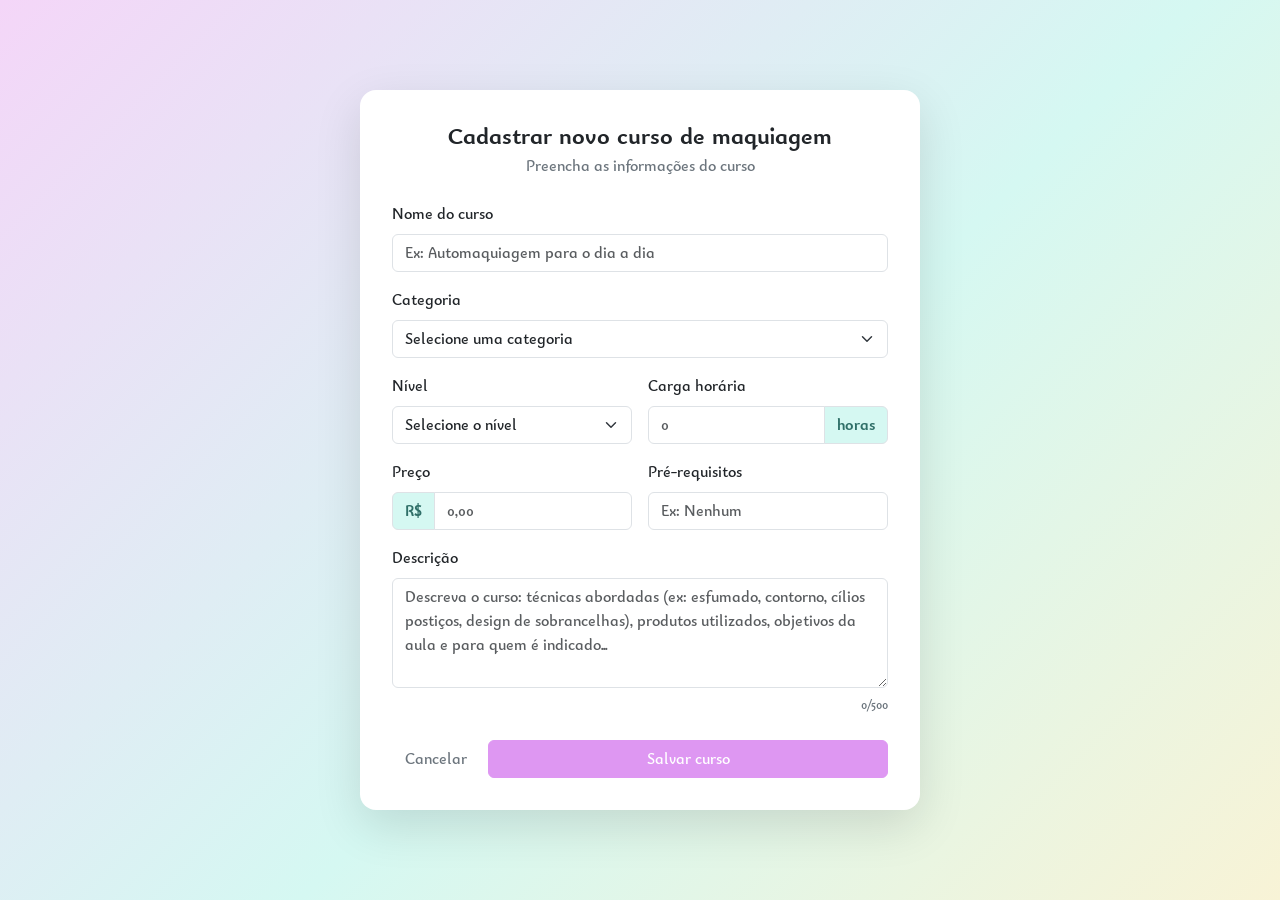
<file: forms/cadCurso.html>
<!DOCTYPE html>
<html lang="pt-br">

<head>
    <meta charset="UTF-8">
    <meta name="viewport" content="width=device-width, initial-scale=1.0">
    <title>Cadastrar curso de maquiagem</title>
    <link rel="stylesheet" href="https://cdn.jsdelivr.net/npm/bootstrap-icons@1.11.3/font/bootstrap-icons.min.css">
    <link href="https://cdn.jsdelivr.net/npm/bootstrap@5.3.8/dist/css/bootstrap.min.css" rel="stylesheet"
        integrity="sha384-sRIl4kxILFvY47J16cr9ZwB07vP4J8+LH7qKQnuqkuIAvNWLzeN8tE5YBujZqJLB" crossorigin="anonymous">
    <link rel="stylesheet" href="../styles/styleGeral.css">
    <style>
        :root {
            --primary: #F4D6F8;
            --secundary: #F8F3D6;
            --tertiary: #D5F8F2;
            --primary2: #DE97F2;
            --secundary2: #F2DE97;
            --tertiary2: #63d0d9;
        }

        body {
            min-height: 100vh;
            background: linear-gradient(135deg, var(--primary) 0%, var(--tertiary) 55%, var(--secundary) 100%);
            display: flex;
            align-items: center;
            justify-content: center;
            padding: 1.5rem 0;
        }

        .form-card {
            width: 100%;
            max-width: 560px;
            background: #fff;
            border-radius: 1rem;
            box-shadow: 0 1rem 3rem rgba(0, 0, 0, .12);
            padding: 2rem;
        }

        .form-control:focus,
        .form-select:focus {
            border-color: var(--tertiary2);
            box-shadow: 0 0 0 .25rem rgba(99, 208, 217, .25);
        }

        .input-group:focus-within .form-control,
        .input-group:focus-within .input-group-text {
            border-color: var(--tertiary2);
        }

        .input-group-text {
            background-color: var(--tertiary);
            color: #2f6f68;
            font-weight: 600;
        }

        .char-counter {
            font-size: .8rem;
            color: #6c757d;
        }

        .field-hint {
            font-size: .8rem;
            color: #6c757d;
        }

        .btn-save {
            background-color: var(--primary2);
            border-color: var(--primary2);
            color: #fff;
        }

        .btn-save:hover {
            background-color: #c875ec;
            border-color: #c875ec;
            color: #fff;
        }

        .btn-cancel {
            color: #6c757d;
        }
    </style>
</head>

<body>
    <main class="container">
        <div class="form-card mx-auto">
            <div class="mb-4 text-center">
                <h1 class="fs-4 fw-bold mb-1">Cadastrar novo curso de maquiagem</h1>
                <p class="text-secondary mb-0">Preencha as informações do curso</p>
            </div>

            <form method="post" id="courseForm">
                <div class="mb-3">
                    <label for="name" class="form-label">Nome do curso</label>
                    <input type="text" class="form-control" id="name" name="name"
                        placeholder="Ex: Automaquiagem para o dia a dia">
                </div>

                <div class="mb-3">
                    <label for="category" class="form-label">Categoria</label>
                    <select class="form-select" id="category" name="category">
                        <option value="" selected disabled>Selecione uma categoria</option>
                        <option>Automaquiagem (dia a dia)</option>
                        <option>Maquiagem social e festas</option>
                        <option>Maquiagem para noivas</option>
                        <option>Maquiagem artística</option>
                        <option>Maquiagem profissional</option>
                        <option>Sobrancelhas e olhos</option>
                        <option>Skincare e preparação de pele</option>
                        <option value="outra">Outra</option>
                    </select>
                    <input type="text" class="form-control mt-2 d-none" id="categoryOther" name="categoryOther"
                        placeholder="Especifique a categoria">
                </div>

                <div class="row g-3 mb-3">
                    <div class="col-md-6">
                        <label for="level" class="form-label">Nível</label>
                        <select class="form-select" id="level" name="level">
                            <option value="" selected disabled>Selecione o nível</option>
                            <option>Iniciante</option>
                            <option>Intermediário</option>
                            <option>Avançado</option>
                            <option>Todos os níveis</option>
                        </select>
                    </div>
                    <div class="col-md-6">
                        <label for="workload" class="form-label">Carga horária</label>
                        <div class="input-group">
                            <input type="number" class="form-control" id="workload" name="workload" placeholder="0"
                                min="0" step="1">
                            <span class="input-group-text">horas</span>
                        </div>
                    </div>
                </div>

                <div class="row g-3 mb-3">
                    <div class="col-md-6">
                        <label for="price" class="form-label">Preço</label>
                        <div class="input-group">
                            <span class="input-group-text">R$</span>
                            <input type="text" class="form-control" id="price" name="price" placeholder="0,00"
                                inputmode="decimal">
                        </div>
                    </div>
                    <div class="col-md-6">
                        <label for="prerequisites" class="form-label">Pré-requisitos</label>
                        <input type="text" class="form-control" id="prerequisites" name="prerequisites"
                            placeholder="Ex: Nenhum">
                    </div>
                </div>

                <div class="mb-1">
                    <label for="description" class="form-label">Descrição</label>
                    <textarea class="form-control" id="description" name="description" rows="4" maxlength="500"
                        placeholder="Descreva o curso: técnicas abordadas (ex: esfumado, contorno, cílios postiços, design de sobrancelhas), produtos utilizados, objetivos da aula e para quem é indicado..."></textarea>
                </div>
                <div class="text-end mb-4">
                    <span class="char-counter"><span id="charCount">0</span>/500</span>
                </div>

                <div class="d-flex gap-2">
                    <button type="button" class="btn btn-cancel flex-shrink-0">Cancelar</button>
                    <button type="submit" class="btn btn-save w-100">Salvar curso</button>
                </div>
            </form>
        </div>
    </main>

    <script src="https://cdn.jsdelivr.net/npm/bootstrap@5.3.8/dist/js/bootstrap.bundle.min.js"
        integrity="sha384-FKyoEForCGlyvwx9Hj09JcYn3nv7wiPVlz7YYwJrWVcXK/BmnVDxM+D2scQbITxI"
        crossorigin="anonymous"></script>
    <script>
        const categorySelect = document.getElementById('category');
        const categoryOther = document.getElementById('categoryOther');
        categorySelect.addEventListener('change', function () {
            const isOther = categorySelect.value === 'outra';
            categoryOther.classList.toggle('d-none', !isOther);
            if (!isOther) categoryOther.value = '';
        });

        const priceInput = document.getElementById('price');
        priceInput.addEventListener('input', function () {
            let value = priceInput.value.replace(/[^0-9,]/g, '');
            const parts = value.split(',');
            if (parts.length > 2) value = parts[0] + ',' + parts.slice(1).join('');
            priceInput.value = value;
        });

        const description = document.getElementById('description');
        const charCount = document.getElementById('charCount');
        description.addEventListener('input', function () {
            charCount.textContent = description.value.length;
        });
    </script>
</body>

</html>
</file>
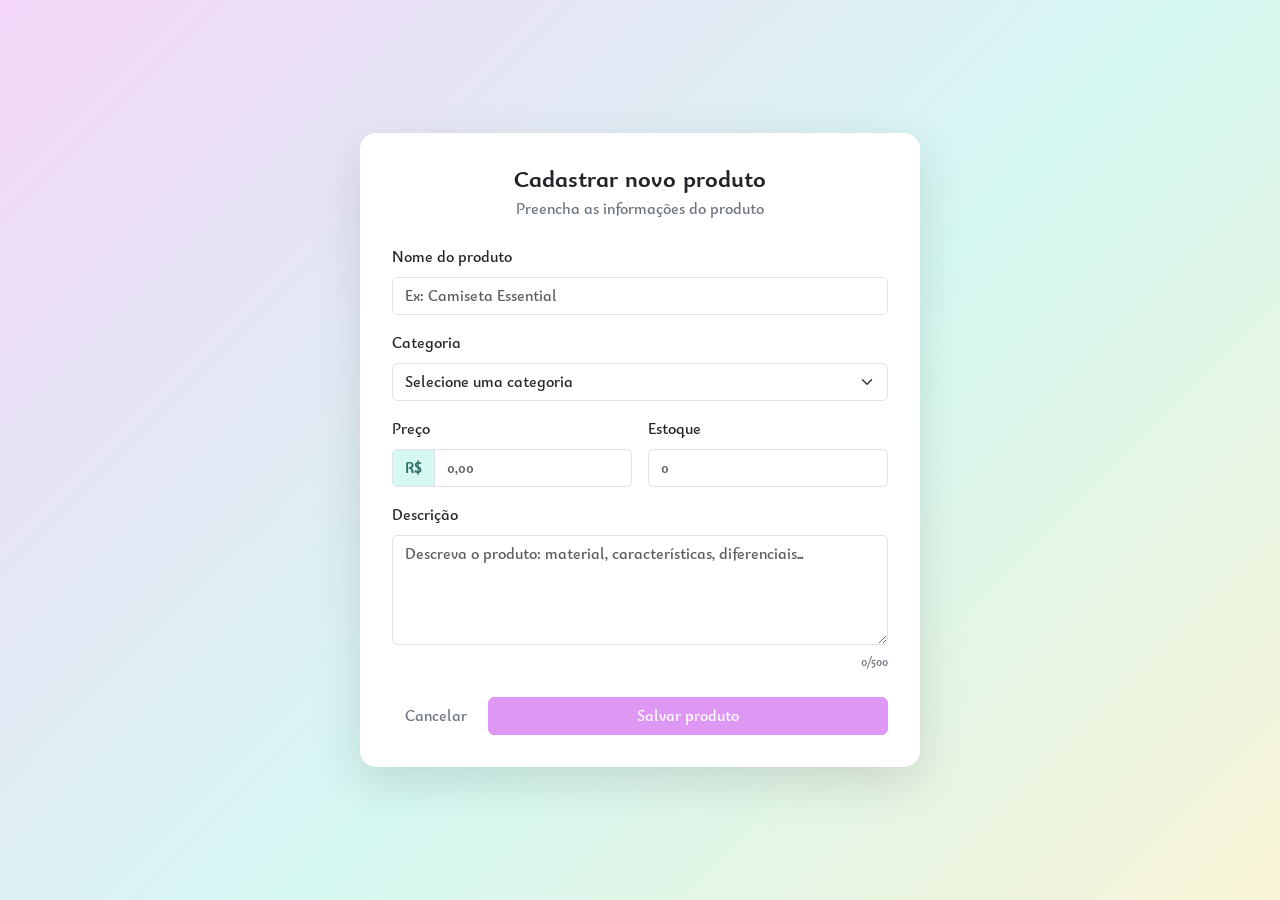
<file: forms/cadProd.html>
<!DOCTYPE html>
<html lang="pt-br">

<head>
    <meta charset="UTF-8">
    <meta name="viewport" content="width=device-width, initial-scale=1.0">
    <title>Cadastrar produto</title>
    <link rel="stylesheet" href="https://cdn.jsdelivr.net/npm/bootstrap-icons@1.11.3/font/bootstrap-icons.min.css">
    <link href="https://cdn.jsdelivr.net/npm/bootstrap@5.3.8/dist/css/bootstrap.min.css" rel="stylesheet" integrity="sha384-sRIl4kxILFvY47J16cr9ZwB07vP4J8+LH7qKQnuqkuIAvNWLzeN8tE5YBujZqJLB" crossorigin="anonymous">
    <link rel="stylesheet" href="../styles/styleGeral.css">
    <style>
        :root {
            --primary: #F4D6F8;
            --secundary: #F8F3D6;
            --tertiary: #D5F8F2;
            --primary2: #DE97F2;
            --secundary2: #F2DE97;
            --tertiary2: #63d0d9;
        }

        body {
            min-height: 100vh;
            background: linear-gradient(135deg, var(--primary) 0%, var(--tertiary) 55%, var(--secundary) 100%);
            display: flex;
            align-items: center;
            justify-content: center;
            padding: 1.5rem 0;
        }

        .form-card {
            width: 100%;
            max-width: 560px;
            background: #fff;
            border-radius: 1rem;
            box-shadow: 0 1rem 3rem rgba(0, 0, 0, .12);
            padding: 2rem;
        }

        .form-control:focus,
        .form-select:focus {
            border-color: var(--tertiary2);
            box-shadow: 0 0 0 .25rem rgba(99, 208, 217, .25);
        }

        .input-group:focus-within .form-control,
        .input-group:focus-within .input-group-text {
            border-color: var(--tertiary2);
        }

        .input-group-text {
            background-color: var(--tertiary);
            color: #2f6f68;
            font-weight: 600;
        }

        .char-counter {
            font-size: .8rem;
            color: #6c757d;
        }

        .btn-save {
            background-color: var(--primary2);
            border-color: var(--primary2);
            color: #fff;
        }

        .btn-save:hover {
            background-color: #c875ec;
            border-color: #c875ec;
            color: #fff;
        }

        .btn-cancel {
            color: #6c757d;
        }
    </style>
</head>

<body>
    <main class="container">
        <div class="form-card mx-auto">
            <div class="mb-4 text-center">
                <h1 class="fs-4 fw-bold mb-1">Cadastrar novo produto</h1>
                <p class="text-secondary mb-0">Preencha as informações do produto</p>
            </div>

            <form method="post" id="productForm">
                <div class="mb-3">
                    <label for="name" class="form-label">Nome do produto</label>
                    <input type="text" class="form-control" id="name" name="name" placeholder="Ex: Camiseta Essential">
                </div>

                <div class="mb-3">
                    <label for="category" class="form-label">Categoria</label>
                    <select class="form-select" id="category" name="category">
                        <option value="" selected disabled>Selecione uma categoria</option>
                        <option>Roupas</option>
                        <option>Calçados</option>
                        <option>Acessórios</option>
                        <option>Eletrônicos</option>
                        <option>Casa e decoração</option>
                        <option>Beleza e cuidados</option>
                        <option>Esportes</option>
                        <option value="outra">Outra</option>
                    </select>
                    <input type="text" class="form-control mt-2 d-none" id="categoryOther" name="categoryOther"
                        placeholder="Especifique a categoria">
                </div>

                <div class="row g-3 mb-3">
                    <div class="col-6">
                        <label for="price" class="form-label">Preço</label>
                        <div class="input-group">
                            <span class="input-group-text">R$</span>
                            <input type="text" class="form-control" id="price" name="price" placeholder="0,00"
                                inputmode="decimal">
                        </div>
                    </div>
                    <div class="col-6">
                        <label for="stock" class="form-label">Estoque</label>
                        <input type="number" class="form-control" id="stock" name="stock" placeholder="0" min="0"
                            step="1">
                    </div>
                </div>

                <div class="mb-1">
                    <label for="description" class="form-label">Descrição</label>
                    <textarea class="form-control" id="description" name="description" rows="4" maxlength="500"
                        placeholder="Descreva o produto: material, características, diferenciais..."></textarea>
                </div>
                <div class="text-end mb-4">
                    <span class="char-counter"><span id="charCount">0</span>/500</span>
                </div>

                <div class="d-flex gap-2">
                    <button type="button" class="btn btn-cancel flex-shrink-0">Cancelar</button>
                    <button type="submit" class="btn btn-save w-100">Salvar produto</button>
                </div>
            </form>
        </div>
    </main>

    <script src="https://cdn.jsdelivr.net/npm/bootstrap@5.3.8/dist/js/bootstrap.bundle.min.js"
        integrity="sha384-FKyoEForCGlyvwx9Hj09JcYn3nv7wiPVlz7YYwJrWVcXK/BmnVDxM+D2scQbITxI" crossorigin="anonymous"></script>
    <script>
        const categorySelect = document.getElementById('category');
        const categoryOther = document.getElementById('categoryOther');
        categorySelect.addEventListener('change', function () {
            const isOther = categorySelect.value === 'outra';
            categoryOther.classList.toggle('d-none', !isOther);
            if (!isOther) categoryOther.value = '';
        });

        const priceInput = document.getElementById('price');
        priceInput.addEventListener('input', function () {
            let value = priceInput.value.replace(/[^0-9,]/g, '');
            const parts = value.split(',');
            if (parts.length > 2) value = parts[0] + ',' + parts.slice(1).join('');
            priceInput.value = value;
        });

        const description = document.getElementById('description');
        const charCount = document.getElementById('charCount');
        description.addEventListener('input', function () {
            charCount.textContent = description.value.length;
        });
    </script>
</body>

</html>
</file>
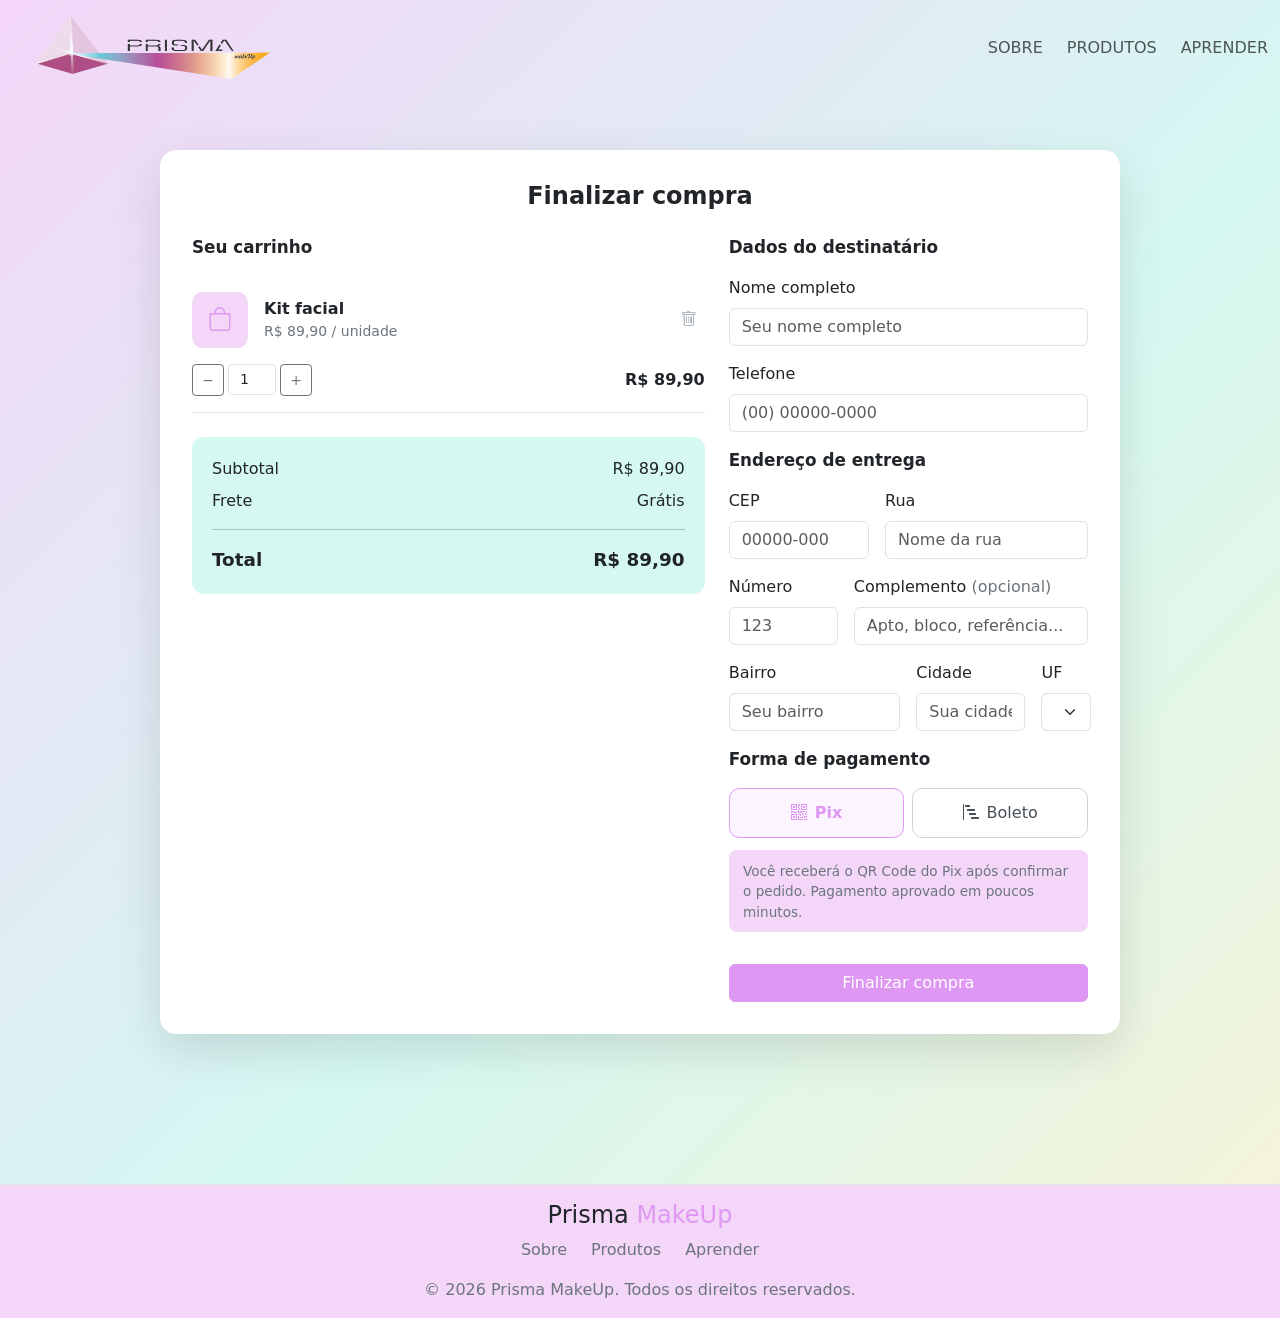
<file: forms/compra.html>
<!DOCTYPE html>
<html lang="pt-br">

<head>
    <meta charset="UTF-8">
    <meta name="viewport" content="width=device-width, initial-scale=1.0">
    <title>Finalizar compra</title>
    <link rel="stylesheet" href="https://cdn.jsdelivr.net/npm/bootstrap-icons@1.11.3/font/bootstrap-icons.min.css">
    <link rel="stylesheet" href="../styles/styleGeral.css">
    <link href="https://cdn.jsdelivr.net/npm/bootstrap@5.3.8/dist/css/bootstrap.min.css" rel="stylesheet" integrity="sha384-sRIl4kxILFvY47J16cr9ZwB07vP4J8+LH7qKQnuqkuIAvNWLzeN8tE5YBujZqJLB" crossorigin="anonymous">
    <style>
        :root {
            --primary: #F4D6F8;
            --secundary: #F8F3D6;
            --tertiary: #D5F8F2;
            --primary2: #DE97F2;
            --secundary2: #F2DE97;
            --tertiary2: #63d0d9;
        }

        body {
            min-height: 100dvh;
            background: linear-gradient(135deg, var(--primary) 0%, var(--tertiary) 55%, var(--secundary) 100%);
        }

        main {
            padding-top: 150px;
            padding-bottom: 150px;
        }

        .checkout-card {
            width: 100%;
            max-width: 960px;
            background: #fff;
            border-radius: 1rem;
            box-shadow: 0 1rem 3rem rgba(0, 0, 0, .12);
            padding: 2rem;
        }

        .section-title {
            font-size: 1.05rem;
            font-weight: 600;
            margin-bottom: 1rem;
        }

        .thumb {
            width: 56px;
            height: 56px;
            border-radius: .65rem;
            display: flex;
            align-items: center;
            justify-content: center;
            flex-shrink: 0;
        }

        .qty-stepper .btn {
            width: 32px;
            height: 32px;
            padding: 0;
            line-height: 1;
        }

        .qty-input {
            width: 48px;
        }

        .remove-item {
            color: #adb5bd;
            padding: .25rem .5rem;
        }

        .remove-item:hover {
            color: #dc3545;
        }

        .summary-box {
            background-color: var(--tertiary);
            border-radius: .75rem;
            padding: 1.25rem;
        }
        .summary-box .total-row {
            font-size: 1.15rem;
            font-weight: 700;
        }

        /* Inputs */
        .form-control:focus,
        .form-select:focus {
            border-color: var(--tertiary2);
            box-shadow: 0 0 0 .25rem rgba(99, 208, 217, .25);
        }

        .payment-option {
            display: flex;
            align-items: center;
            justify-content: center;
            gap: .5rem;
            border: 1px solid #ced4da;
            border-radius: .65rem;
            padding: .75rem;
            font-weight: 500;
            color: #495057;
            cursor: pointer;
            transition: all .15s ease-in-out;
        }

        .btn-check:checked+.payment-option {
            border-color: var(--primary2);
            background-color: rgba(222, 151, 242, .1);
            color: var(--primary2);
            font-weight: 600;
        }

        .payment-info {
            font-size: .85rem;
            color: #6c757d;
            background-color: var(--primary);
            border-radius: .5rem;
            padding: .65rem .9rem;
            margin-top: .75rem;
        }

        .btn-checkout {
            background-color: var(--primary2);
            border-color: var(--primary2);
            color: #fff;
        }

        .btn-checkout:hover {
            background-color: #c875ec;
            border-color: #c875ec;
            color: #fff;
        }

        .btn-checkout:disabled {
            background-color: #e0c3ea;
            border-color: #e0c3ea;
        }

        .cep-hint {
            font-size: .8rem;
            color: #6c757d;
        }
    </style>
</head>

<body>
    <header id="main-header" class="fixed-top w-100 z-3"
        style="transition: background-color 0.4s ease, backdrop-filter 0.4s ease;">
        <nav class="navbar navbar-expand-lg">
            <div class="container-fluid ms-0 d-flex justify-content-center align-items-center">

                <a href="/pages/produtos.html" class="navbar-brand d-inline-block p-0 m-2">
                    <img src="../assets/logo.png" alt="logo" class="img-fluid" style="max-width: 250px;">
                </a>

                <div class="d-none d-lg-block collapse navbar-collapse text-center mt-3 mt-lg-0" id="MenuNav">
                    <ul class="navbar-nav ms-auto d-flex flex-column flex-lg-row align-items-center gap-3 gap-lg-4">
                        <li class="nav-item">
                            <a class="nav-link p-0" href="../index.html">SOBRE</a>
                        </li>
                        <li class="nav-item">
                            <a class="nav-link p-0" href="/pages/produtos.html">PRODUTOS</a>
                        </li>
                        <li class="nav-item">
                            <a class="nav-link p-0" href="#">APRENDER</a>
                        </li>
                    </ul>
                </div>

            </div>
        </nav>
    </header>
    <main class="container d-flex align-items-center justify-content-center">
        <div class="checkout-card mx-auto">
            <h1 class="fs-4 fw-bold mb-4 text-center">Finalizar compra</h1>

            <div class="row g-4">

                <!-- CARRINHO + RESUMO -->
                <div class="col-lg-7">
                    <p class="section-title">Seu carrinho</p>

                    <div id="cartItems">
                        <div class="cart-item py-3 border-bottom" data-price="89.90">
                            <div class="d-flex align-items-center gap-3">
                                <div class="thumb" style="background-color: var(--primary);">
                                    <i class="bi bi-bag fs-4" style="color: var(--primary2);"></i>
                                </div>
                                <div class="flex-grow-1">
                                    <p class="mb-0 fw-semibold">Kit facial</p>
                                    <p class="mb-0 text-secondary small">R$ 89,90 / unidade</p>
                                </div>
                                <button class="btn remove-item" type="button" aria-label="Remover item">
                                    <i class="bi bi-trash"></i>
                                </button>
                            </div>
                            <div class="d-flex align-items-center justify-content-between mt-3">
                                <div class="qty-stepper d-flex align-items-center">
                                    <button class="btn btn-sm btn-outline-secondary qty-minus" type="button" aria-label="Diminuir quantidade">−</button>
                                    <input type="number" class="form-control form-control-sm text-center qty-input mx-1" value="1" min="1" aria-label="Quantidade">
                                    <button class="btn btn-sm btn-outline-secondary qty-plus" type="button" aria-label="Aumentar quantidade">+</button>
                                </div>
                                <div class="text-end" style="min-width: 90px;">
                                    <p class="mb-0 fw-semibold line-total">R$ 89,90</p>
                                </div>
                            </div>
                        </div>
                    </div>

                    <p id="emptyCartMsg" class="text-secondary text-center py-4 d-none">Seu carrinho está vazio.</p>

                    <div class="summary-box mt-4">
                        <div class="d-flex justify-content-between mb-2">
                            <span>Subtotal</span>
                            <span id="subtotal">R$ 0,00</span>
                        </div>
                        <div class="d-flex justify-content-between mb-2">
                            <span>Frete</span>
                            <span>Grátis</span>
                        </div>
                        <hr>
                        <div class="d-flex justify-content-between total-row">
                            <span>Total</span>
                            <span id="total">R$ 0,00</span>
                        </div>
                    </div>
                </div>

                <div class="col-lg-5">
                    <form method="post" id="checkoutForm">
                        <p class="section-title">Dados do destinatário</p>
                        <div class="row g-3 mb-3">
                            <div class="col-12">
                                <label for="fullName" class="form-label">Nome completo</label>
                                <input type="text" class="form-control" id="fullName" name="fullName"
                                    placeholder="Seu nome completo">
                            </div>
                            <div class="col-12">
                                <label for="phone" class="form-label">Telefone</label>
                                <input type="text" class="form-control" id="phone" name="phone"
                                    placeholder="(00) 00000-0000">
                            </div>
                        </div>

                        <p class="section-title">Endereço de entrega</p>
                        <div class="row g-3 mb-3">
                            <div class="col-md-5">
                                <label for="cep" class="form-label">CEP</label>
                                <input type="text" class="form-control" id="cep" name="cep" placeholder="00000-000"
                                    maxlength="9" inputmode="numeric">
                                <span class="cep-hint" id="cepStatus"></span>
                            </div>
                            <div class="col-md-7">
                                <label for="street" class="form-label">Rua</label>
                                <input type="text" class="form-control" id="street" name="street"
                                    placeholder="Nome da rua">
                            </div>
                            <div class="col-md-4">
                                <label for="number" class="form-label">Número</label>
                                <input type="text" class="form-control" id="number" name="number" placeholder="123">
                            </div>
                            <div class="col-md-8">
                                <label for="complement" class="form-label">Complemento <span
                                        class="text-secondary">(opcional)</span></label>
                                <input type="text" class="form-control" id="complement" name="complement"
                                    placeholder="Apto, bloco, referência...">
                            </div>
                            <div class="col-md-6">
                                <label for="neighborhood" class="form-label">Bairro</label>
                                <input type="text" class="form-control" id="neighborhood" name="neighborhood"
                                    placeholder="Seu bairro">
                            </div>
                            <div class="col-md-4">
                                <label for="city" class="form-label">Cidade</label>
                                <input type="text" class="form-control" id="city" name="city"
                                    placeholder="Sua cidade">
                            </div>
                            <div class="col-md-2">
                                <label for="state" class="form-label">UF</label>
                                <select class="form-select" id="state" name="state">
                                    <option value="" selected disabled></option>
                                    <option>AC</option>
                                    <option>AL</option>
                                    <option>AP</option>
                                    <option>AM</option>
                                    <option>BA</option>
                                    <option>CE</option>
                                    <option>DF</option>
                                    <option>ES</option>
                                    <option>GO</option>
                                    <option>MA</option>
                                    <option>MT</option>
                                    <option>MS</option>
                                    <option>MG</option>
                                    <option>PA</option>
                                    <option>PB</option>
                                    <option>PR</option>
                                    <option>PE</option>
                                    <option>PI</option>
                                    <option>RJ</option>
                                    <option>RN</option>
                                    <option>RS</option>
                                    <option>RO</option>
                                    <option>RR</option>
                                    <option>SC</option>
                                    <option>SP</option>
                                    <option>SE</option>
                                    <option>TO</option>
                                </select>
                            </div>
                        </div>

                        <p class="section-title">Forma de pagamento</p>
                        <div class="row g-2 mb-1">
                            <div class="col-6">
                                <input type="radio" class="btn-check" name="payment" id="payPix" value="pix" checked>
                                <label class="payment-option" for="payPix">
                                    <i class="bi bi-qr-code"></i>
                                    Pix
                                </label>
                            </div>
                            <div class="col-6">
                                <input type="radio" class="btn-check" name="payment" id="payBoleto" value="boleto">
                                <label class="payment-option" for="payBoleto">
                                    <i class="bi bi-bar-chart-steps"></i>
                                    Boleto
                                </label>
                            </div>
                        </div>

                        <p class="payment-info" id="paymentInfoPix">Você receberá o QR Code do Pix após confirmar o
                            pedido. Pagamento aprovado em poucos minutos.</p>
                        <p class="payment-info d-none" id="paymentInfoBoleto">O boleto será gerado após confirmar o
                            pedido, com vencimento em 3 dias úteis.</p>

                        <button type="submit" class="btn btn-checkout w-100 mt-3" id="submitBtn">Finalizar
                            compra</button>
                    </form>
                </div>

            </div>
        </div>
    </main>
    <footer class="border-top border-1 border-purple2 bg-purple w-100 p-3">
        <div class="text-center">
            <h4>Prisma <span class="text-purple2">MakeUp</span></h4>
            <ul class="list-unstyled d-flex justify-content-center gap-4">
                <li><a class="text-decoration-none text-secondary" href="../index.html">Sobre</a></li>
                <li><a class="text-decoration-none text-secondary" href="/pages/produtos.html">Produtos</a></li>
                <li><a class="text-decoration-none text-secondary" href="#">Aprender</a></li>
            </ul>
            <p class="text-secondary m-0">© 2026 Prisma MakeUp. Todos os direitos reservados.</p>
        </div>
    </footer>

    <script src="https://cdn.jsdelivr.net/npm/bootstrap@5.3.8/dist/js/bootstrap.bundle.min.js"
        integrity="sha384-FKyoEForCGlyvwx9Hj09JcYn3nv7wiPVlz7YYwJrWVcXK/BmnVDxM+D2scQbITxI" crossorigin="anonymous"></script>
    <script>
        const cartContainer = document.getElementById('cartItems');
        const emptyCartMsg = document.getElementById('emptyCartMsg');
        const subtotalEl = document.getElementById('subtotal');
        const totalEl = document.getElementById('total');
        const submitBtn = document.getElementById('submitBtn');

        function brl(value) {
            return value.toLocaleString('pt-BR', { style: 'currency', currency: 'BRL' });
        }

        function recalcSummary() {
            const items = cartContainer.querySelectorAll('.cart-item');
            let subtotal = 0;

            items.forEach(function (item) {
                const price = parseFloat(item.dataset.price);
                const qty = parseInt(item.querySelector('.qty-input').value, 10) || 1;
                const lineTotal = price * qty;
                item.querySelector('.line-total').textContent = brl(lineTotal);
                subtotal += lineTotal;
            });

            subtotalEl.textContent = brl(subtotal);
            totalEl.textContent = brl(subtotal);

            const isEmpty = items.length === 0;
            emptyCartMsg.classList.toggle('d-none', !isEmpty);
            submitBtn.disabled = isEmpty;
        }

        cartContainer.addEventListener('click', function (e) {
            const minusBtn = e.target.closest('.qty-minus');
            const plusBtn = e.target.closest('.qty-plus');
            const removeBtn = e.target.closest('.remove-item');

            if (minusBtn) {
                const input = minusBtn.closest('.qty-stepper').querySelector('.qty-input');
                input.value = Math.max(1, parseInt(input.value, 10) - 1);
                recalcSummary();
            }
            if (plusBtn) {
                const input = plusBtn.closest('.qty-stepper').querySelector('.qty-input');
                input.value = parseInt(input.value, 10) + 1;
                recalcSummary();
            }
            if (removeBtn) {
                removeBtn.closest('.cart-item').remove();
                recalcSummary();
            }
        });

        cartContainer.addEventListener('change', function (e) {
            if (e.target.classList.contains('qty-input')) {
                if (!e.target.value || parseInt(e.target.value, 10) < 1) {
                    e.target.value = 1;
                }
                recalcSummary();
            }
        });

        recalcSummary();

        const cepInput = document.getElementById('cep');
        const cepStatus = document.getElementById('cepStatus');

        cepInput.addEventListener('input', function () {
            let digits = cepInput.value.replace(/\D/g, '').slice(0, 8);
            cepInput.value = digits.length > 5 ? digits.slice(0, 5) + '-' + digits.slice(5) : digits;
        });

        cepInput.addEventListener('blur', function () {
            const digits = cepInput.value.replace(/\D/g, '');
            if (digits.length !== 8) return;

            cepStatus.textContent = 'Buscando endereço...';

            fetch('https://viacep.com.br/ws/' + digits + '/json/')
                .then(function (res) { return res.json(); })
                .then(function (data) {
                    if (data.erro) {
                        cepStatus.textContent = 'CEP não encontrado. Preencha manualmente.';
                        return;
                    }
                    document.getElementById('street').value = data.logradouro || '';
                    document.getElementById('neighborhood').value = data.bairro || '';
                    document.getElementById('city').value = data.localidade || '';
                    document.getElementById('state').value = data.uf || '';
                    cepStatus.textContent = '';
                    document.getElementById('number').focus();
                })
                .catch(function () {
                    cepStatus.textContent = 'Não foi possível buscar o CEP. Preencha manualmente.';
                });
        });

        const paymentInfoPix = document.getElementById('paymentInfoPix');
        const paymentInfoBoleto = document.getElementById('paymentInfoBoleto');

        document.querySelectorAll('input[name="payment"]').forEach(function (radio) {
            radio.addEventListener('change', function () {
                const isPix = document.getElementById('payPix').checked;
                paymentInfoPix.classList.toggle('d-none', !isPix);
                paymentInfoBoleto.classList.toggle('d-none', isPix);
            });
        });
    </script>
</body>

</html>
</file>
<file: styles/styleGeral.css>
@font-face {
    font-family: 'Bainsley'; 
    src: url('../assets/bainsley/Bainsley_Roman.otf') format('opentype');
    font-weight: normal;
    font-style: normal;
}

@font-face {
    font-family: 'Bainsley'; 
    src: url('../assets/bainsley/Bainsley_Bold.otf') format('opentype');
    font-weight: bold;
    font-style: normal;
}

@font-face {
    font-family: 'Bainsley'; 
    src: url('../assets/bainsley/Bainsley_Italic.otf') format('opentype');
    font-weight: normal;
    font-style: italic;
}

@font-face {
    font-family: 'Bainsley'; 
    src: url('../assets/bainsley/Bainsley_Bold_Italic.otf') format('opentype');
    font-weight: bold;
    font-style: italic;
}

:root{
    --primary: #ffc2f7;
    --secundary: #FFFFFF;
    --tertiary: #dbf8ff;
    --primary2: #a60764;
    --secundary2: #ffc038;
    --tertiary2: #2776dd;
}

.bg-purple{
    background-color: var(--primary);
}

.bg-purple-transparent {
    background-color: #f4d6f888; 
    backdrop-filter: blur(8px);
}

.bg-yellow{
    background-color: var(--secundary);
}

.bg-green{
    background-color: var(--tertiary);
}

.bg-purple2{
    background-color: var(--primary2);
}

.bg-yellow2{
    background-color: var(--secundary2);
}

.bg-green2{
    background-color: var(--tertiary2);
}

.text-purple{
    color: var(--primary);
}

.text-yellow{
    color: var(--secundary);
}

.text-green{
    color: var(--tertiary);
}

.text-purple2{
    color: var(--primary2);
}

.text-yellow2{
    color: var(--secundary2);
}

.text-green2{
    color: var(--tertiary2);
}

.border-yellow {
    border-color: var(--secundary) !important;
}

.border-green {
    border-color: var(--tertiary) !important;
}

.border-purple2 {
    border-color: var(--primary2) !important;
}

body{
    background-color: #fffef7;
    font-family: 'Bainsley', sans-serif;
}

ul li.rounded-pill {
    transition: transform 0.3s ease-in-out 0s, box-shadow 0.3s ease-in-out 0s;

}

nav ul li.rounded-pill:hover {
    transform: scale(1.05);
    box-shadow: 3px 4px 8px rgba(0, 0, 0, 0.11);
}

nav ul li a {
    transition: color 0.5s ease-in-out;
}

nav ul li a:hover:not(.text-white) {
    color: var(--tertiary2) !important;
}
</file>
